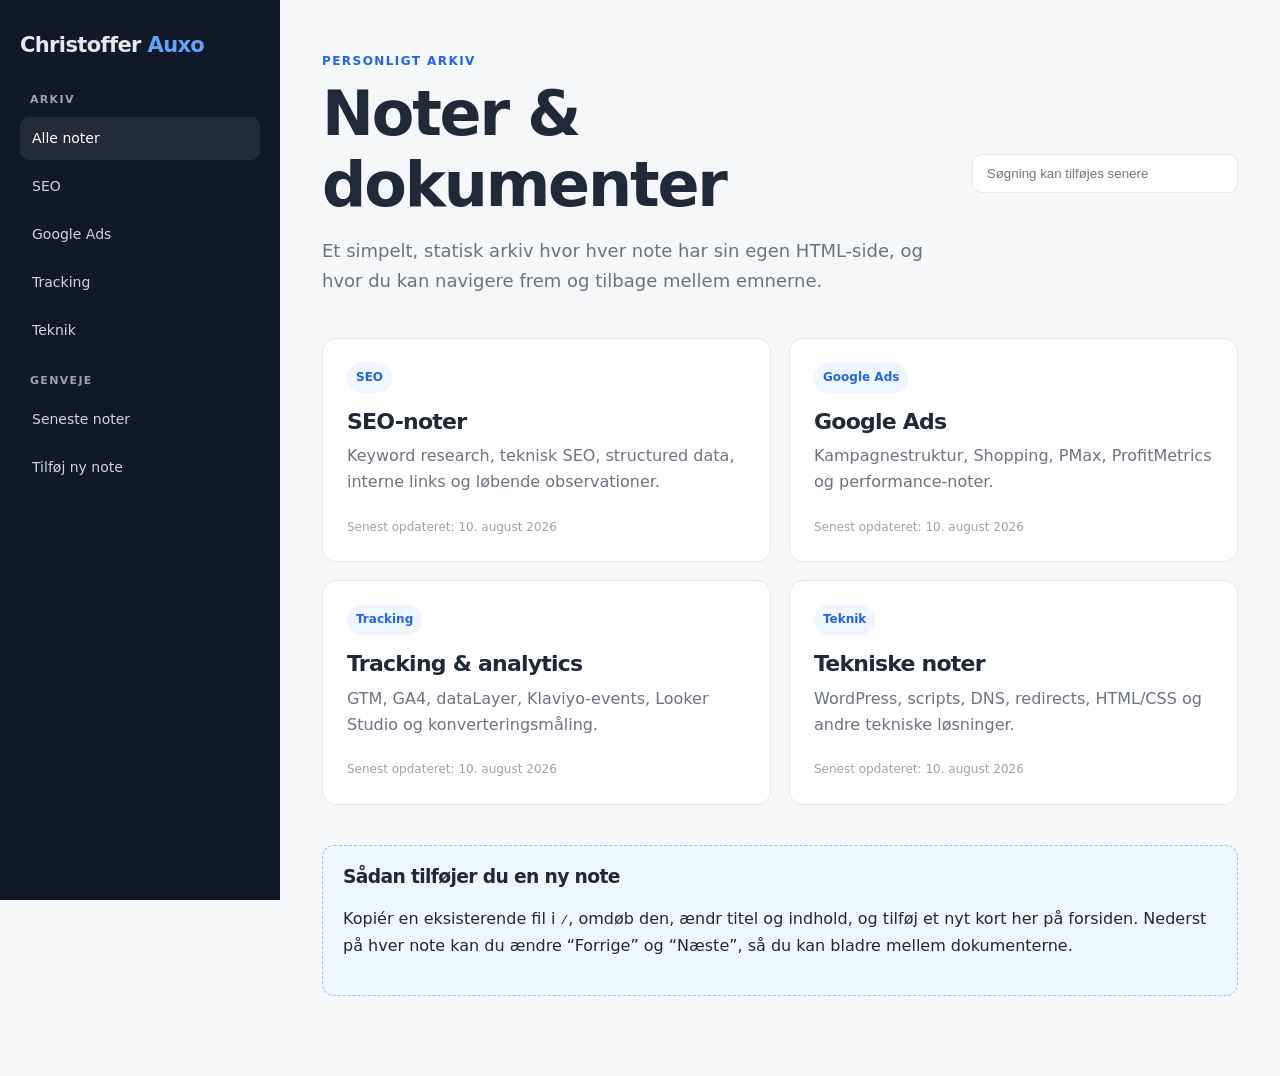
<file: index.html>
<!doctype html>
<html lang="da">
<head>
  <meta charset="utf-8">
  <meta name="viewport" content="width=device-width, initial-scale=1">
  <meta name="description" content="Personligt note- og dokumentarkiv for Christoffer Auxo.">
  <title>Christoffer Auxo — Notearkiv</title>
  <link rel="stylesheet" href="styles.css">
</head>
<body>
<div class="layout">
  <aside class="sidebar">
    <a class="brand" href="index.html">Christoffer <span>Auxo</span></a>

    <div class="sidebar-label">Arkiv</div>
    <nav class="nav">
      <a class="active" href="index.html">Alle noter</a>
      <a href="/seo-noter.html">SEO</a>
      <a href="/google-ads.html">Google Ads</a>
      <a href="/tracking.html">Tracking</a>
      <a href="/teknik.html">Teknik</a>
    </nav>

    <div class="sidebar-label">Genveje</div>
    <nav class="nav">
      <a href="#seneste">Seneste noter</a>
      <a href="#saadan-tilfoejer-du">Tilføj ny note</a>
    </nav>
  </aside>

  <main class="main">
    <div class="container">
      <div class="topbar">
        <div>
          <p class="eyebrow">Personligt arkiv</p>
          <h1>Noter & dokumenter</h1>
          <p class="lead">Et simpelt, statisk arkiv hvor hver note har sin egen HTML-side, og hvor du kan navigere frem og tilbage mellem emnerne.</p>
        </div>
        <input class="search" type="search" placeholder="Søgning kan tilføjes senere" disabled>
      </div>

      <section id="seneste">
        <div class="grid">
          <a class="card" href="seo-noter.html">
            <span class="tag">SEO</span>
            <h2>SEO-noter</h2>
            <p>Keyword research, teknisk SEO, structured data, interne links og løbende observationer.</p>
            <span class="date">Senest opdateret: 10. august 2026</span>
          </a>

          <a class="card" href="google-ads.html">
            <span class="tag">Google Ads</span>
            <h2>Google Ads</h2>
            <p>Kampagnestruktur, Shopping, PMax, ProfitMetrics og performance-noter.</p>
            <span class="date">Senest opdateret: 10. august 2026</span>
          </a>

          <a class="card" href="tracking.html">
            <span class="tag">Tracking</span>
            <h2>Tracking & analytics</h2>
            <p>GTM, GA4, dataLayer, Klaviyo-events, Looker Studio og konverteringsmåling.</p>
            <span class="date">Senest opdateret: 10. august 2026</span>
          </a>

          <a class="card" href="teknik.html">
            <span class="tag">Teknik</span>
            <h2>Tekniske noter</h2>
            <p>WordPress, scripts, DNS, redirects, HTML/CSS og andre tekniske løsninger.</p>
            <span class="date">Senest opdateret: 10. august 2026</span>
          </a>
        </div>
      </section>

      <section class="help-box" id="saadan-tilfoejer-du">
        <h3>Sådan tilføjer du en ny note</h3>
        <p>Kopiér en eksisterende fil i <code>/</code>, omdøb den, ændr titel og indhold, og tilføj et nyt kort her på forsiden. Nederst på hver note kan du ændre “Forrige” og “Næste”, så du kan bladre mellem dokumenterne.</p>
      </section>
    </div>
  </main>
</div>
</body>
</html>
</file>
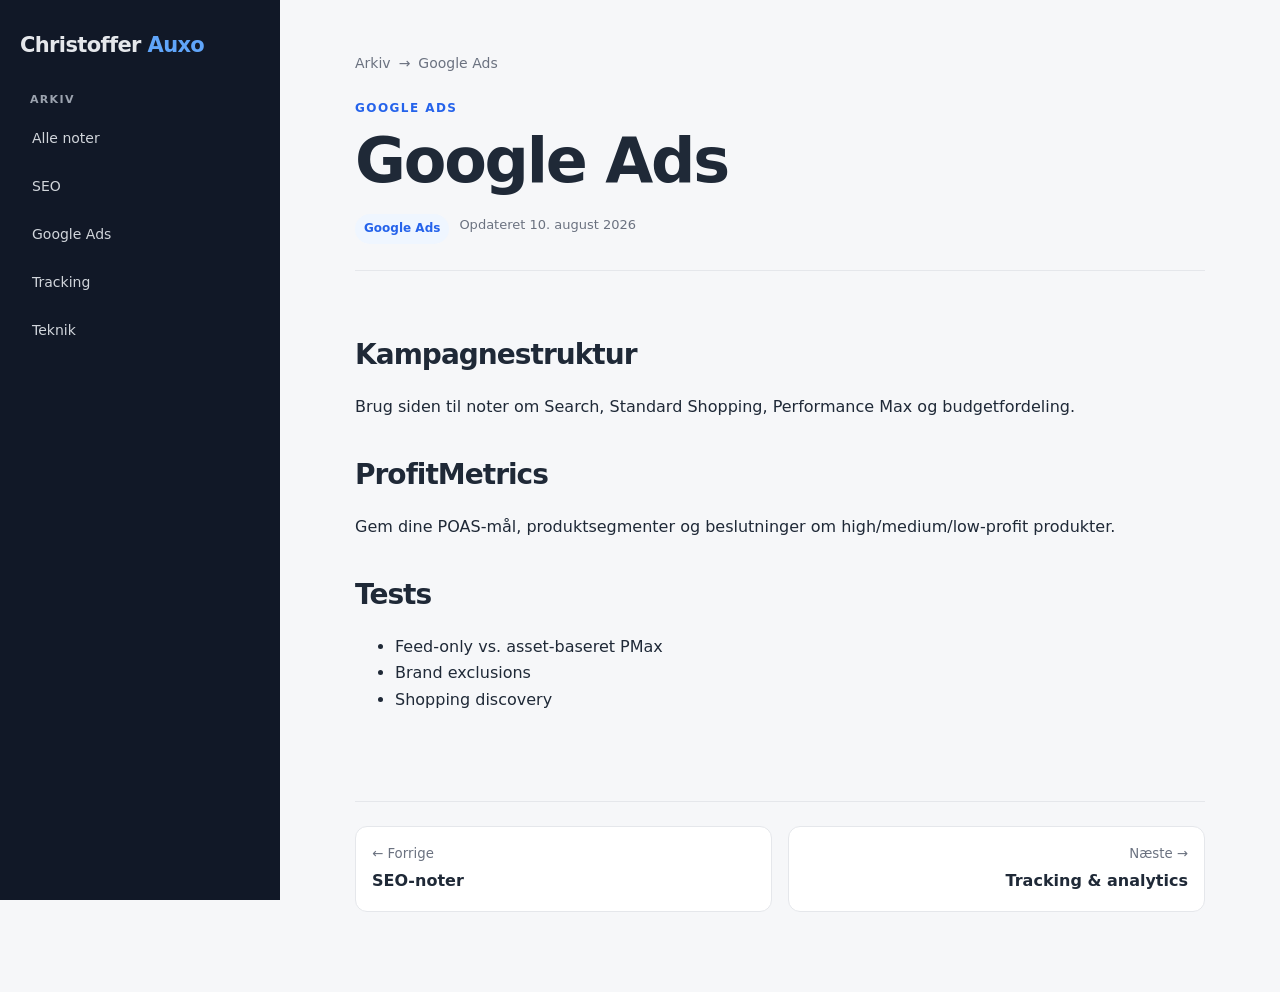
<file: google-ads.html>
<!doctype html>
<html lang="da">
<head>
  <meta charset="utf-8">
  <meta name="viewport" content="width=device-width, initial-scale=1">
  <title>Google Ads | Christoffer Auxo</title>
  <link rel="stylesheet" href="../styles.css">
</head>
<body>
<div class="layout">
  <aside class="sidebar">
    <a class="brand" href="index.html">Christoffer <span>Auxo</span></a>
    <div class="sidebar-label">Arkiv</div>
    <nav class="nav">
      <a href="index.html">Alle noter</a>
      <a href="seo-noter.html">SEO</a>
      <a href="google-ads.html">Google Ads</a>
      <a href="tracking.html">Tracking</a>
      <a href="teknik.html">Teknik</a>
    </nav>
  </aside>

  <main class="main">
    <div class="container note">
      <div class="breadcrumbs">
        <a href="index.html">Arkiv</a><span>→</span><span>Google Ads</span>
      </div>

      <header class="note-header">
        <p class="eyebrow">Google Ads</p>
        <h1>Google Ads</h1>
        <div class="meta">
          <span class="tag">Google Ads</span>
          <span>Opdateret 10. august 2026</span>
        </div>
      </header>

      <article class="note-body">

<h2>Kampagnestruktur</h2>
<p>Brug siden til noter om Search, Standard Shopping, Performance Max og budgetfordeling.</p>

<h2>ProfitMetrics</h2>
<p>Gem dine POAS-mål, produktsegmenter og beslutninger om high/medium/low-profit produkter.</p>

<h2>Tests</h2>
<ul>
  <li>Feed-only vs. asset-baseret PMax</li>
  <li>Brand exclusions</li>
  <li>Shopping discovery</li>
</ul>

      </article>

      <nav class="note-nav" aria-label="Navigation mellem noter">
        <a href="seo-noter.html">
          <small>← Forrige</small>
          <strong>SEO-noter</strong>
        </a>
        <a href="tracking.html">
          <small>Næste →</small>
          <strong>Tracking & analytics</strong>
        </a>
      </nav>
    </div>
  </main>
</div>
</body>
</html>
</file>
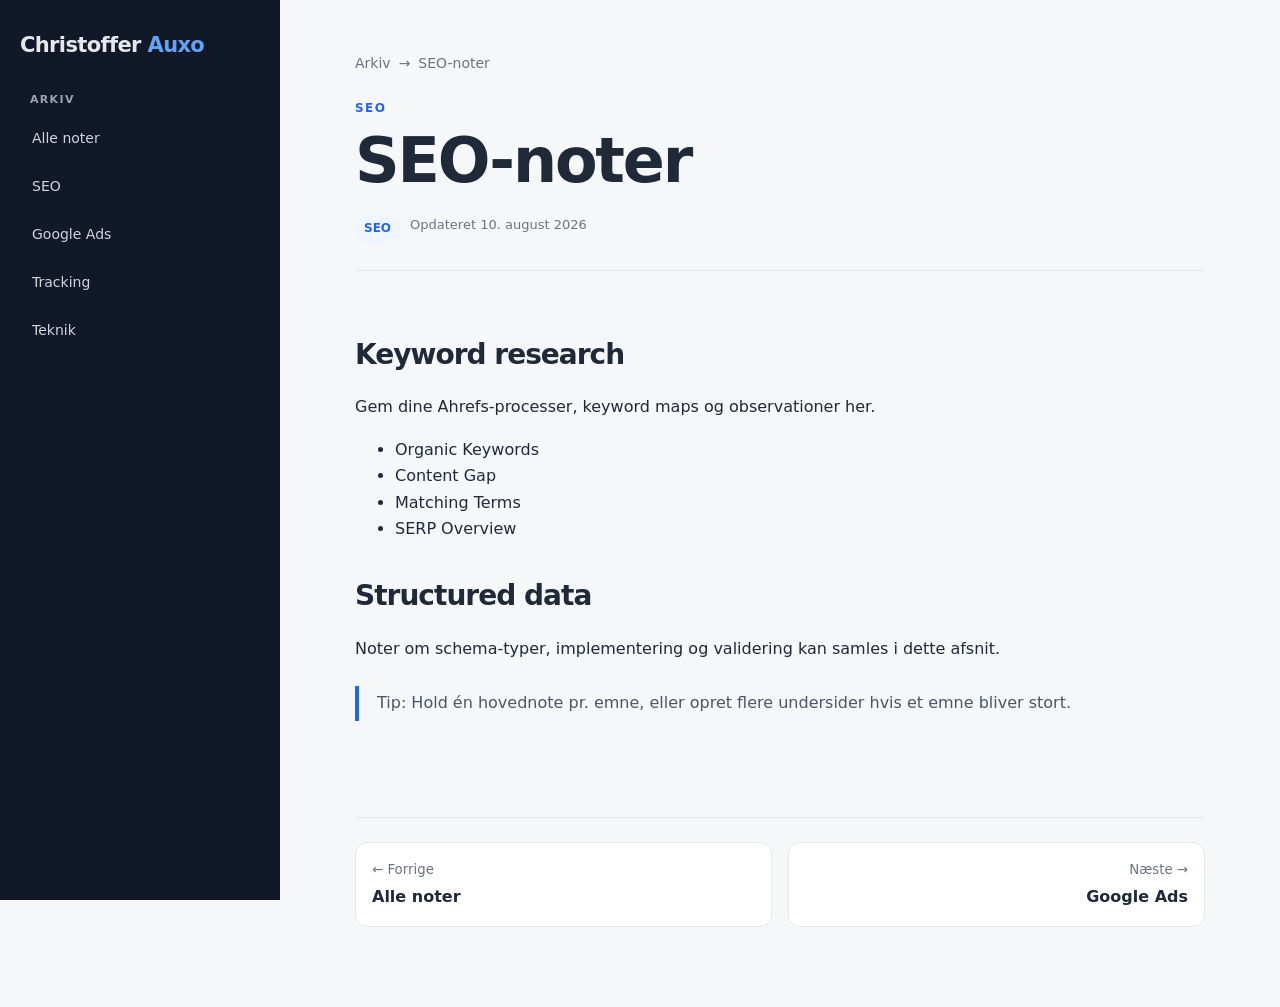
<file: seo-noter.html>
<!doctype html>
<html lang="da">
<head>
  <meta charset="utf-8">
  <meta name="viewport" content="width=device-width, initial-scale=1">
  <title>SEO-noter | Christoffer Auxo</title>
  <link rel="stylesheet" href="/styles.css">
</head>
<body>
<div class="layout">
  <aside class="sidebar">
    <a class="brand" href="index.html">Christoffer <span>Auxo</span></a>
    <div class="sidebar-label">Arkiv</div>
    <nav class="nav">
      <a href="index.html">Alle noter</a>
      <a href="seo-noter.html">SEO</a>
      <a href="google-ads.html">Google Ads</a>
      <a href="tracking.html">Tracking</a>
      <a href="teknik.html">Teknik</a>
    </nav>
  </aside>

  <main class="main">
    <div class="container note">
      <div class="breadcrumbs">
        <a href="index.html">Arkiv</a><span>→</span><span>SEO-noter</span>
      </div>

      <header class="note-header">
        <p class="eyebrow">SEO</p>
        <h1>SEO-noter</h1>
        <div class="meta">
          <span class="tag">SEO</span>
          <span>Opdateret 10. august 2026</span>
        </div>
      </header>

      <article class="note-body">

<h2>Keyword research</h2>
<p>Gem dine Ahrefs-processer, keyword maps og observationer her.</p>
<ul>
  <li>Organic Keywords</li>
  <li>Content Gap</li>
  <li>Matching Terms</li>
  <li>SERP Overview</li>
</ul>

<h2>Structured data</h2>
<p>Noter om schema-typer, implementering og validering kan samles i dette afsnit.</p>

<blockquote>Tip: Hold én hovednote pr. emne, eller opret flere undersider hvis et emne bliver stort.</blockquote>

      </article>

      <nav class="note-nav" aria-label="Navigation mellem noter">
        <a href="index.html">
          <small>← Forrige</small>
          <strong>Alle noter</strong>
        </a>
        <a href="google-ads.html">
          <small>Næste →</small>
          <strong>Google Ads</strong>
        </a>
      </nav>
    </div>
  </main>
</div>
</body>
</html>
</file>
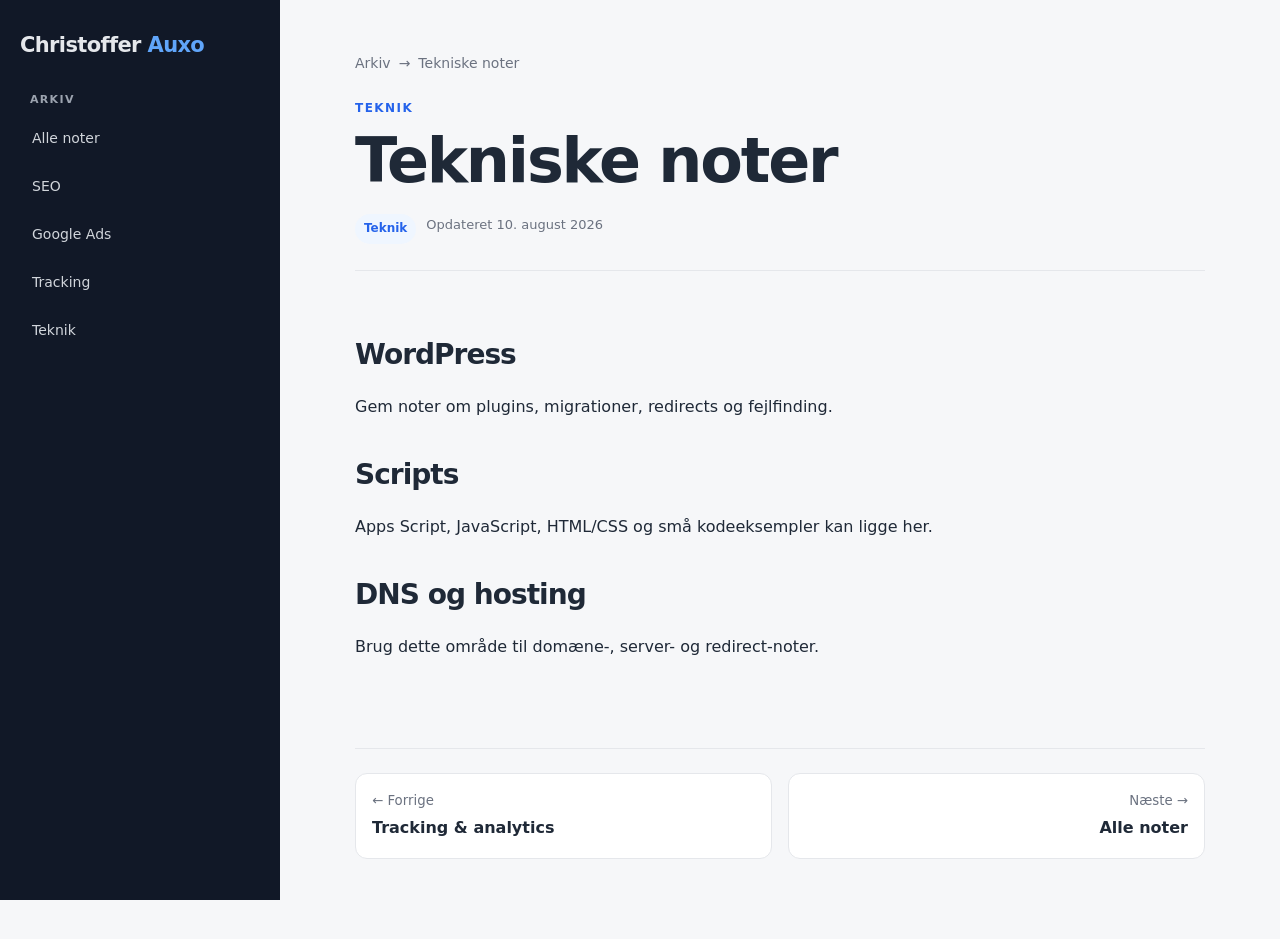
<file: teknik.html>
<!doctype html>
<html lang="da">
<head>
  <meta charset="utf-8">
  <meta name="viewport" content="width=device-width, initial-scale=1">
  <title>Tekniske noter | Christoffer Auxo</title>
  <link rel="stylesheet" href="/styles.css">
</head>
<body>
<div class="layout">
  <aside class="sidebar">
    <a class="brand" href="index.html">Christoffer <span>Auxo</span></a>
    <div class="sidebar-label">Arkiv</div>
    <nav class="nav">
      <a href="index.html">Alle noter</a>
      <a href="seo-noter.html">SEO</a>
      <a href="google-ads.html">Google Ads</a>
      <a href="tracking.html">Tracking</a>
      <a href="teknik.html">Teknik</a>
    </nav>
  </aside>

  <main class="main">
    <div class="container note">
      <div class="breadcrumbs">
        <a href="index.html">Arkiv</a><span>→</span><span>Tekniske noter</span>
      </div>

      <header class="note-header">
        <p class="eyebrow">Teknik</p>
        <h1>Tekniske noter</h1>
        <div class="meta">
          <span class="tag">Teknik</span>
          <span>Opdateret 10. august 2026</span>
        </div>
      </header>

      <article class="note-body">

<h2>WordPress</h2>
<p>Gem noter om plugins, migrationer, redirects og fejlfinding.</p>

<h2>Scripts</h2>
<p>Apps Script, JavaScript, HTML/CSS og små kodeeksempler kan ligge her.</p>

<h2>DNS og hosting</h2>
<p>Brug dette område til domæne-, server- og redirect-noter.</p>

      </article>

      <nav class="note-nav" aria-label="Navigation mellem noter">
        <a href="tracking.html">
          <small>← Forrige</small>
          <strong>Tracking & analytics</strong>
        </a>
        <a href="index.html">
          <small>Næste →</small>
          <strong>Alle noter</strong>
        </a>
      </nav>
    </div>
  </main>
</div>
</body>
</html>
</file>
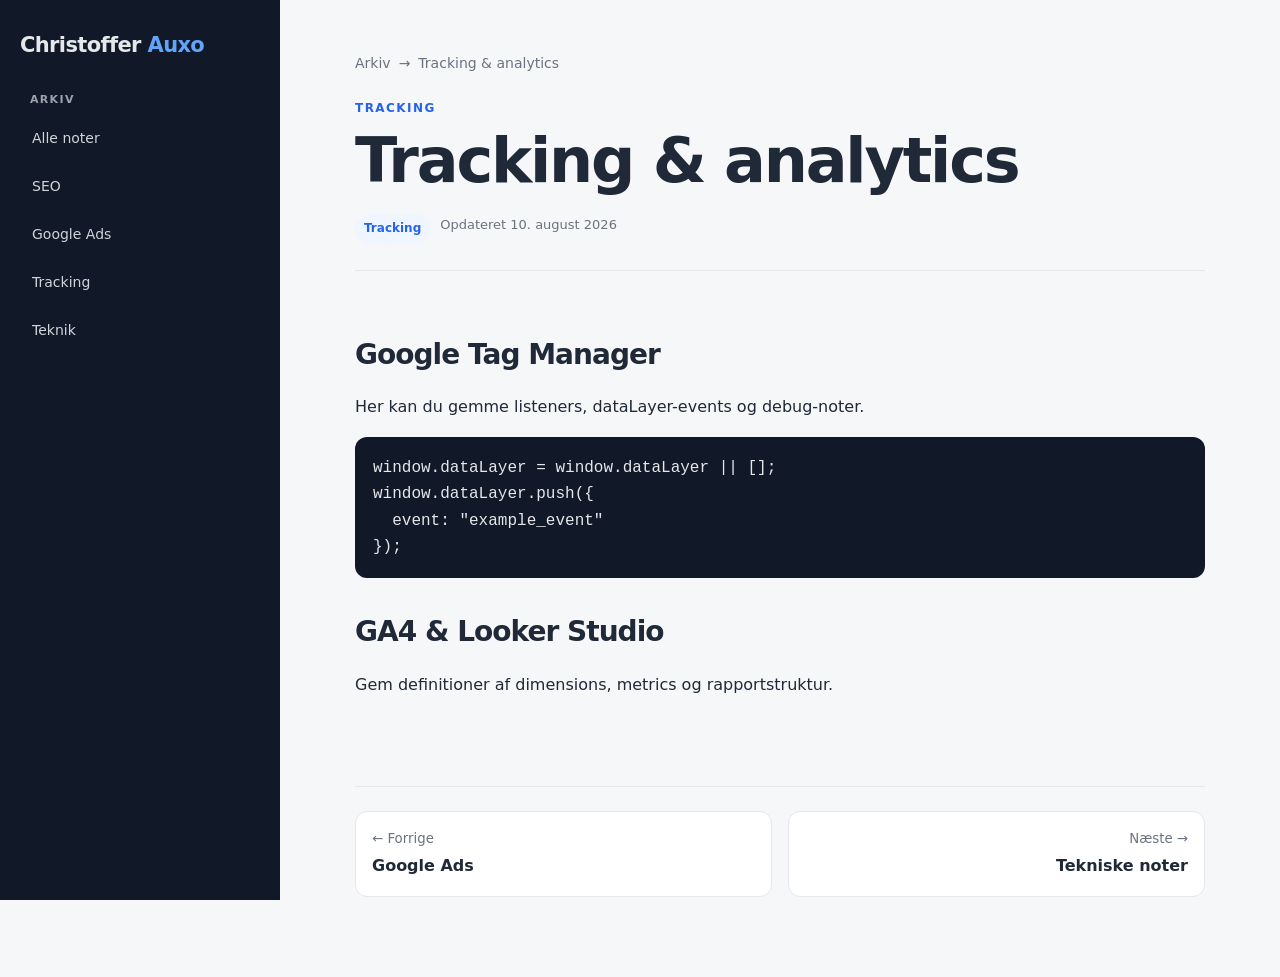
<file: tracking.html>
<!doctype html>
<html lang="da">
<head>
  <meta charset="utf-8">
  <meta name="viewport" content="width=device-width, initial-scale=1">
  <title>Tracking & analytics | Christoffer Auxo</title>
  <link rel="stylesheet" href="/styles.css">
</head>
<body>
<div class="layout">
  <aside class="sidebar">
    <a class="brand" href="index.html">Christoffer <span>Auxo</span></a>
    <div class="sidebar-label">Arkiv</div>
    <nav class="nav">
      <a href="index.html">Alle noter</a>
      <a href="seo-noter.html">SEO</a>
      <a href="google-ads.html">Google Ads</a>
      <a href="tracking.html">Tracking</a>
      <a href="teknik.html">Teknik</a>
    </nav>
  </aside>

  <main class="main">
    <div class="container note">
      <div class="breadcrumbs">
        <a href="index.html">Arkiv</a><span>→</span><span>Tracking & analytics</span>
      </div>

      <header class="note-header">
        <p class="eyebrow">Tracking</p>
        <h1>Tracking & analytics</h1>
        <div class="meta">
          <span class="tag">Tracking</span>
          <span>Opdateret 10. august 2026</span>
        </div>
      </header>

      <article class="note-body">

<h2>Google Tag Manager</h2>
<p>Her kan du gemme listeners, dataLayer-events og debug-noter.</p>

<pre><code>window.dataLayer = window.dataLayer || [];
window.dataLayer.push({
  event: "example_event"
});</code></pre>

<h2>GA4 & Looker Studio</h2>
<p>Gem definitioner af dimensions, metrics og rapportstruktur.</p>

      </article>

      <nav class="note-nav" aria-label="Navigation mellem noter">
        <a href="google-ads.html">
          <small>← Forrige</small>
          <strong>Google Ads</strong>
        </a>
        <a href="teknik.html">
          <small>Næste →</small>
          <strong>Tekniske noter</strong>
        </a>
      </nav>
    </div>
  </main>
</div>
</body>
</html>
</file>
<file: styles.css>
:root {
  --bg: #f6f7f9;
  --panel: #ffffff;
  --text: #1f2937;
  --muted: #6b7280;
  --border: #e5e7eb;
  --accent: #2563eb;
  --accent-soft: #eff6ff;
  --sidebar: #111827;
  --sidebar-text: #e5e7eb;
  --max: 1180px;
  --radius: 14px;
}

* { box-sizing: border-box; }

html { scroll-behavior: smooth; }

body {
  margin: 0;
  font-family: Inter, system-ui, -apple-system, BlinkMacSystemFont, "Segoe UI", sans-serif;
  background: var(--bg);
  color: var(--text);
  line-height: 1.65;
}

a { color: inherit; text-decoration: none; }

.layout {
  min-height: 100vh;
  display: flex;
}

.sidebar {
  width: 280px;
  flex: 0 0 280px;
  min-height: 100vh;
  position: sticky;
  top: 0;
  align-self: flex-start;
  padding: 28px 20px;
  background: var(--sidebar);
  color: var(--sidebar-text);
}

.brand {
  display: block;
  margin-bottom: 28px;
  font-size: 21px;
  font-weight: 800;
  letter-spacing: -0.03em;
}

.brand span { color: #60a5fa; }

.sidebar-label {
  margin: 20px 10px 8px;
  color: #9ca3af;
  font-size: 11px;
  font-weight: 800;
  letter-spacing: .12em;
  text-transform: uppercase;
}

.nav {
  display: flex;
  flex-direction: column;
  gap: 5px;
}

.nav a {
  padding: 10px 12px;
  border-radius: 9px;
  color: #d1d5db;
  font-size: 14px;
}

.nav a:hover,
.nav a.active {
  color: #fff;
  background: rgba(255,255,255,.08);
}

.main {
  flex: 1;
  min-width: 0;
  padding: 52px 42px 80px;
}

.container {
  width: min(100%, var(--max));
  margin: 0 auto;
}

.topbar {
  display: flex;
  align-items: center;
  justify-content: space-between;
  gap: 20px;
  margin-bottom: 42px;
}

.eyebrow {
  margin: 0 0 6px;
  color: var(--accent);
  font-size: 12px;
  font-weight: 800;
  letter-spacing: .12em;
  text-transform: uppercase;
}

h1, h2, h3 {
  line-height: 1.15;
  letter-spacing: -0.035em;
}

h1 {
  margin: 0;
  font-size: clamp(38px, 6vw, 62px);
}

h2 { font-size: 28px; }

.lead {
  max-width: 720px;
  margin: 16px 0 0;
  color: var(--muted);
  font-size: 18px;
}

.search {
  width: min(100%, 300px);
  padding: 11px 14px;
  border: 1px solid var(--border);
  border-radius: 10px;
  background: var(--panel);
  color: var(--text);
}

.grid {
  display: flex;
  flex-wrap: wrap;
  gap: 18px;
}

.card {
  flex: 1 1 300px;
  min-width: 260px;
  padding: 24px;
  border: 1px solid var(--border);
  border-radius: var(--radius);
  background: var(--panel);
  transition: transform .18s ease, box-shadow .18s ease;
}

.card:hover {
  transform: translateY(-3px);
  box-shadow: 0 12px 32px rgba(17,24,39,.08);
}

.card .tag,
.meta .tag {
  display: inline-flex;
  padding: 5px 9px;
  border-radius: 999px;
  background: var(--accent-soft);
  color: var(--accent);
  font-size: 12px;
  font-weight: 700;
}

.card h2 {
  margin: 16px 0 9px;
  font-size: 22px;
}

.card p {
  margin: 0;
  color: var(--muted);
}

.card .date {
  display: block;
  margin-top: 22px;
  color: #9ca3af;
  font-size: 12px;
}

.note {
  max-width: 850px;
}

.breadcrumbs {
  display: flex;
  flex-wrap: wrap;
  gap: 8px;
  margin-bottom: 24px;
  color: var(--muted);
  font-size: 14px;
}

.breadcrumbs a:hover { color: var(--accent); }

.note-header {
  padding-bottom: 26px;
  border-bottom: 1px solid var(--border);
}

.meta {
  display: flex;
  flex-wrap: wrap;
  gap: 10px;
  margin-top: 18px;
  color: var(--muted);
  font-size: 13px;
}

.note-body {
  padding: 30px 0;
}

.note-body h2 {
  margin-top: 38px;
}

.note-body pre,
.note-body code {
  font-family: "SFMono-Regular", Consolas, monospace;
}

.note-body pre {
  overflow-x: auto;
  padding: 18px;
  border-radius: 12px;
  background: #111827;
  color: #e5e7eb;
}

.note-body code:not(pre code) {
  padding: 2px 5px;
  border-radius: 5px;
  background: #eef2f7;
}

.note-body blockquote {
  margin: 24px 0;
  padding: 4px 0 4px 18px;
  border-left: 4px solid var(--accent);
  color: #4b5563;
}

.note-nav {
  display: flex;
  justify-content: space-between;
  gap: 16px;
  margin-top: 42px;
  padding-top: 24px;
  border-top: 1px solid var(--border);
}

.note-nav a {
  flex: 1;
  padding: 16px;
  border: 1px solid var(--border);
  border-radius: 12px;
  background: var(--panel);
}

.note-nav a:last-child { text-align: right; }

.note-nav small {
  display: block;
  color: var(--muted);
  margin-bottom: 3px;
}

.help-box {
  margin-top: 40px;
  padding: 20px;
  border: 1px dashed #93c5fd;
  border-radius: 12px;
  background: #eff6ff;
}

.help-box h3 { margin-top: 0; }

@media (max-width: 820px) {
  .layout { flex-direction: column; }

  .sidebar {
    position: static;
    width: 100%;
    min-height: auto;
    flex-basis: auto;
  }

  .nav {
    flex-direction: row;
    flex-wrap: wrap;
  }

  .sidebar-label { margin-left: 0; }

  .main { padding: 34px 20px 60px; }

  .topbar {
    align-items: flex-start;
    flex-direction: column;
  }

  .search { width: 100%; }
}

@media (max-width: 520px) {
  .note-nav { flex-direction: column; }
  .note-nav a:last-child { text-align: left; }
}
</file>
